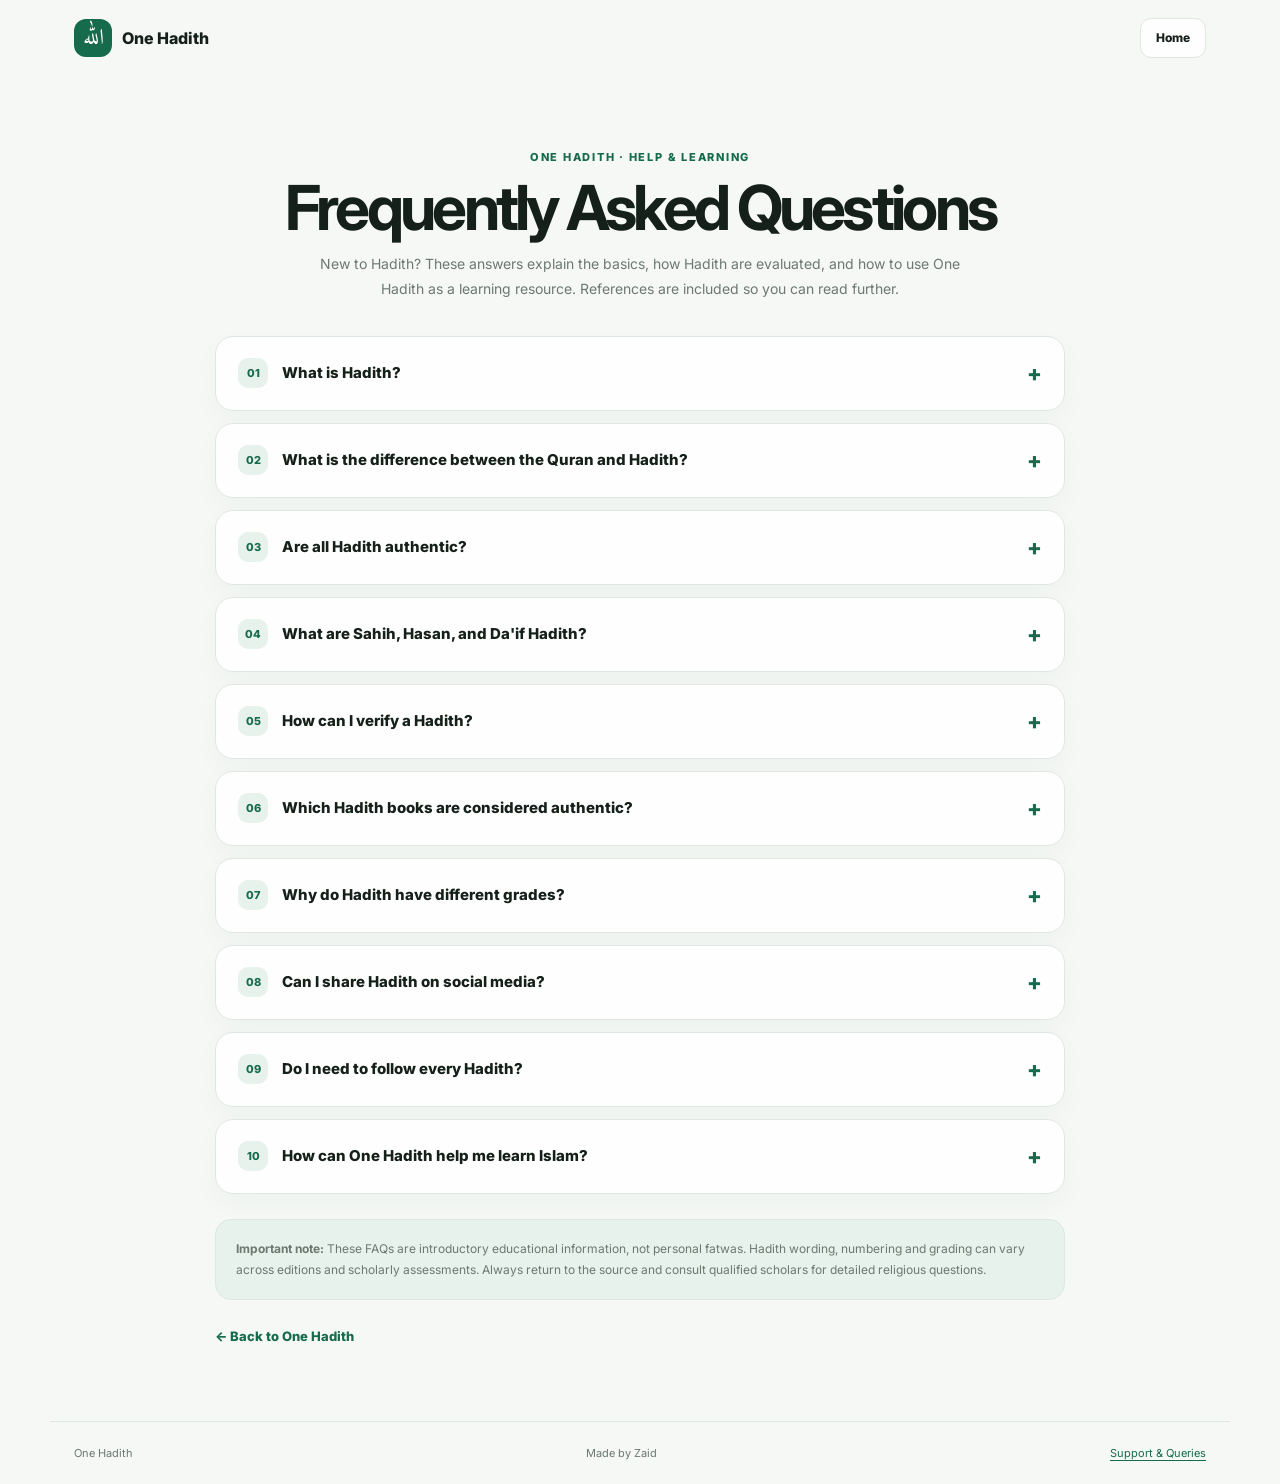
<file: faq.html>
<!doctype html>
<html lang="en">
<head>
<meta charset="utf-8">
<meta name="viewport" content="width=device-width,initial-scale=1">
<meta name="description" content="Clear answers to 10 common questions about Hadith, authenticity, references and learning with One Hadith.">
<title>Frequently Asked Questions — One Hadith</title>
<link rel="preconnect" href="https://fonts.googleapis.com">
<link rel="preconnect" href="https://fonts.gstatic.com" crossorigin>
<link href="https://fonts.googleapis.com/css2?family=Amiri:wght@400;700&family=Inter:wght@400;600;700;800&display=swap" rel="stylesheet">
<link rel="stylesheet" href="./style.css">
<style>
.faq-main{width:min(100% - 32px,850px);margin:0 auto;padding:54px 0 76px}
.faq-hero{text-align:center;padding:20px 0 34px}
.faq-kicker{color:var(--accent);font-size:11px;font-weight:800;letter-spacing:.16em;text-transform:uppercase}
.faq-hero h1{font-size:clamp(38px,7vw,62px);margin:12px 0}
.faq-hero p{max-width:650px;margin:0 auto;color:var(--muted);line-height:1.8;font-size:14px}
.faq-list{display:grid;gap:12px}
.faq-item{border:1px solid var(--line);border-radius:18px;background:var(--surface);overflow:hidden;box-shadow:0 10px 28px #153b2408}
.faq-item summary{cursor:pointer;list-style:none;padding:20px 22px;display:flex;align-items:center;gap:14px;font-weight:800;font-size:15px;line-height:1.5}
.faq-item summary::-webkit-details-marker{display:none}
.faq-number{flex:0 0 30px;height:30px;border-radius:10px;background:var(--soft);color:var(--accent);display:grid;place-items:center;font-size:11px}
.faq-plus{margin-left:auto;color:var(--accent);font-size:22px;transition:transform .2s}
.faq-item[open] .faq-plus{transform:rotate(45deg)}
.faq-answer{padding:0 22px 22px 66px;color:var(--muted);font-size:14px;line-height:1.85}
.faq-answer p{margin:0 0 12px}
.faq-answer p:last-child{margin-bottom:0}
.faq-answer strong{color:var(--text)}
.faq-answer a{color:var(--accent);font-weight:700;text-decoration:underline;text-underline-offset:3px}
.faq-note{margin-top:25px;padding:18px 20px;border:1px solid var(--line);border-radius:16px;background:var(--soft);color:var(--muted);font-size:12px;line-height:1.8}
.faq-back{display:inline-flex;margin-top:28px;color:var(--accent);font-size:13px;font-weight:800;text-decoration:none}
/* Keep FAQ typography and links consistent with the site's green theme */
.faq-main,.faq-main *{color:inherit}
.faq-kicker,.faq-number,.faq-plus,.faq-back{color:var(--accent)}
.faq-hero p,.faq-answer,.faq-note{color:var(--muted)}
.faq-item summary{color:var(--text)}
.faq-answer strong{color:var(--text)}
.faq-answer a,footer a{color:var(--accent)!important;text-decoration-color:var(--accent);text-underline-offset:3px}
.faq-answer a:hover,footer a:hover{opacity:.78}
header .brand,header .nav-link{color:var(--text)!important}
@media(max-width:600px){.faq-main{padding:34px 0 55px}.faq-item summary{padding:17px 15px;font-size:13px;gap:10px}.faq-answer{padding:0 16px 18px 55px;font-size:13px}.faq-number{flex-basis:27px;height:27px}}
</style>
</head>
<body>
<header>
  <a class="brand" href="./"><span>ﷲ</span> One Hadith</a>
  <nav><a class="nav-link" href="./">Home</a></nav>
</header>
<main class="faq-main">
  <section class="faq-hero">
    <div class="faq-kicker">One Hadith · Help & Learning</div>
    <h1>Frequently Asked <em>Questions</em></h1>
    <p>New to Hadith? These answers explain the basics, how Hadith are evaluated, and how to use One Hadith as a learning resource. References are included so you can read further.</p>
  </section>
  <section class="faq-list" aria-label="Frequently asked questions">
    <details class="faq-item">
      <summary><span class="faq-number">01</span> What is Hadith?<span class="faq-plus">+</span></summary>
      <div class="faq-answer">
        <p>A <strong>Hadith</strong> is a transmitted report about something the Prophet Muhammad ﷺ said, did, or approved. Hadith reports help Muslims learn about the Prophet’s guidance and practice.</p>
        <p>A report commonly has two main parts: the <em>isnad</em> (the chain of narrators) and the <em>matn</em> (the report’s text). Hadith scholars examine both.</p>
        <p>Further reading: <a href="https://www.islam.org.uk/hadith/introduction/" target="_blank" rel="noopener">Introduction to Hadith</a>.</p>
      </div>
    </details>
    <details class="faq-item">
      <summary><span class="faq-number">02</span> What is the difference between the Quran and Hadith?<span class="faq-plus">+</span></summary>
      <div class="faq-answer">
        <p>The <strong>Quran</strong> is the revealed Book of Allah and is recited as Quran in worship. <strong>Hadith</strong> are transmitted reports about the Prophet’s words, actions, and approvals. They are not the same type of text and a Hadith is not part of the Quran.</p>
        <p>The Quran also describes the Prophet’s role in explaining the revelation (Surah An-Nahl 16:44). Muslims use the Quran and the established Sunnah together, while checking the authenticity and meaning of individual reports.</p>
        <p>References: <a href="https://quran.com/16/44" target="_blank" rel="noopener">Quran 16:44</a> · <a href="https://www.islam.museum/en/questions/what-is-difference-quran-hadith/" target="_blank" rel="noopener">Quran and Hadith: the difference</a>.</p>
      </div>
    </details>
    <details class="faq-item">
      <summary><span class="faq-number">03</span> Are all Hadith authentic?<span class="faq-plus">+</span></summary>
      <div class="faq-answer">
        <p><strong>No.</strong> Hadith reports have different levels of reliability. Some are graded Sahih (sound), some Hasan (good), and some Da'if (weak). Reports may also be judged fabricated (Mawdu').</p>
        <p>A report should not be treated as authentic just because it is popular, appears in a social-media post, or is shared with a reference. Its wording, source, chain and scholarly grading matter.</p>
        <p>Further reading: <a href="https://islamqa.info/en/answers/140158" target="_blank" rel="noopener">How scholars distinguish sound and weak Hadith</a>.</p>
      </div>
    </details>
    <details class="faq-item">
      <summary><span class="faq-number">04</span> What are Sahih, Hasan, and Da'if Hadith?<span class="faq-plus">+</span></summary>
      <div class="faq-answer">
        <p><strong>Sahih:</strong> a sound report that meets the established conditions of authenticity, including a connected chain and reliable, precise narrators, without a stronger conflicting report or a hidden defect.</p>
        <p><strong>Hasan:</strong> a good/acceptable report. Its narrators meet the relevant reliability conditions, though the precision of one or more narrators is generally below the level required for Sahih.</p>
        <p><strong>Da'if:</strong> a weak report that does not meet one or more conditions required for acceptance. The reason and degree of weakness can vary. These are brief introductory definitions; Hadith grading has further technical detail.</p>
        <p>Further reading: <a href="https://islamqa.info/en/answers/140158" target="_blank" rel="noopener">Guidelines for grading Hadith</a>.</p>
      </div>
    </details>
    <details class="faq-item">
      <summary><span class="faq-number">05</span> How can I verify a Hadith?<span class="faq-plus">+</span></summary>
      <div class="faq-answer">
        <p>Start by finding the <strong>exact wording</strong>, the original collection and reference number. Then check the chain of narrators (isnad), the text (matn), other versions of the report, and the grading given by qualified Hadith scholars.</p>
        <p>Translations and numbering can differ between editions and websites. A search result or a website label alone is not a substitute for scholarly evaluation. If the grading is unclear or scholars differ, ask a qualified teacher or scholar rather than deciding from a short quote.</p>
        <p>Further reading: <a href="https://islamqa.info/en/answers/140158" target="_blank" rel="noopener">The stages of Hadith verification</a>.</p>
      </div>
    </details>
    <details class="faq-item">
      <summary><span class="faq-number">06</span> Which Hadith books are considered authentic?<span class="faq-plus">+</span></summary>
      <div class="faq-answer">
        <p>Among the most well-known Sunni Hadith collections are the six books commonly called <strong>al-Kutub al-Sittah</strong>: Sahih al-Bukhari, Sahih Muslim, Sunan Abi Dawud, Jami' al-Tirmidhi, Sunan al-Nasa'i, and Sunan Ibn Majah.</p>
        <p><strong>Sahih al-Bukhari and Sahih Muslim</strong> are widely regarded by the majority of Sunni scholars as the most authentic Hadith collections. This does not mean that every report in every other collection has the same grade; individual narrations still need to be assessed.</p>
        <p>Further reading: <a href="https://sunnah.com/bukhari/about" target="_blank" rel="noopener">About Sahih al-Bukhari</a> · <a href="https://sunnah.com/muslim/about" target="_blank" rel="noopener">About Sahih Muslim</a> · <a href="https://www.islam.museum/en/concept/kutub-al-sitta/" target="_blank" rel="noopener">The Six Books</a>.</p>
      </div>
    </details>
    <details class="faq-item">
      <summary><span class="faq-number">07</span> Why do Hadith have different grades?<span class="faq-plus">+</span></summary>
      <div class="faq-answer">
        <p>Hadith are graded because reports differ in their chains, narrators and supporting evidence. Scholars study whether narrators were trustworthy and accurate, whether the chain is connected, and whether the report has contradictions or hidden defects.</p>
        <p>Different routes of transmission and the evidence available to a scholar can sometimes lead to different scholarly assessments. A grade is a result of specialist evaluation, not a rating of how inspiring or popular a saying sounds.</p>
        <p>Further reading: <a href="https://islamqa.info/en/answers/140158" target="_blank" rel="noopener">How Hadith are evaluated</a>.</p>
      </div>
    </details>
    <details class="faq-item">
      <summary><span class="faq-number">08</span> Can I share Hadith on social media?<span class="faq-plus">+</span></summary>
      <div class="faq-answer">
        <p>Yes, but share responsibly. Check the exact wording, source, reference and grading first. Keep the context with the quote and do not attribute a saying to the Prophet ﷺ when you cannot verify that attribution.</p>
        <p>If you are unsure about its authenticity or meaning, pause and ask someone qualified instead of forwarding it as fact. A reference number is helpful, but it should lead to the actual report and its scholarly assessment.</p>
        <p>Further reading: <a href="https://islamqa.info/en/answers/140158" target="_blank" rel="noopener">Guidelines for checking a Hadith</a>.</p>
      </div>
    </details>
    <details class="faq-item">
      <summary><span class="faq-number">09</span> Do I need to follow every Hadith?<span class="faq-plus">+</span></summary>
      <div class="faq-answer">
        <p>Muslims are called to follow the guidance of the Prophet ﷺ, but applying an individual Hadith requires understanding its authenticity, wording, context and intended ruling. Not every authentic report is phrased as an obligation; some describe recommended actions, permissions, events or particular circumstances.</p>
        <p>Scholars consider the Quran, other relevant Hadith, the Arabic wording and established principles of Islamic jurisprudence when explaining how a report applies. For a personal religious ruling, consult a qualified scholar rather than relying on an isolated translation.</p>
        <p>Quran reference: <a href="https://quran.com/16/44" target="_blank" rel="noopener">Surah An-Nahl 16:44</a>.</p>
      </div>
    </details>
    <details class="faq-item">
      <summary><span class="faq-number">10</span> How can One Hadith help me learn Islam?<span class="faq-plus">+</span></summary>
      <div class="faq-answer">
        <p>One Hadith is designed to make reading and reflecting on Hadith simple. You can read one Hadith at a time, view its available source details and references, and use the English and Bangla text and learning sections to help understand its message.</p>
        <p>When signed in, you can also save Hadith to your Favorite List or Read Later list. The explanations and real-life examples on the website are educational aids; they are not a replacement for the original source, a qualified teacher, or a scholar’s guidance.</p>
      </div>
    </details>
  </section>
  <div class="faq-note"><strong>Important note:</strong> These FAQs are introductory educational information, not personal fatwas. Hadith wording, numbering and grading can vary across editions and scholarly assessments. Always return to the source and consult qualified scholars for detailed religious questions.</div>
  <a class="faq-back" href="./">← Back to One Hadith</a>
</main>
<footer><span>One Hadith</span><span>Made by Zaid</span><span><a href="mailto:zaidhostinglogin208@gmail.com">Support & Queries</a></span></footer>
</body>
</html>
</file>
<file: style.css>
:root{--bg:#f5f8f5;--surface:#ffffffdd;--text:#142019;--muted:#6d7871;--line:#dfe7e1;--accent:#176b4d;--soft:#e8f2ec;--gold:#8b7538;--shadow:0 28px 80px #16412d18}*{box-sizing:border-box}body{margin:0;background:var(--bg);color:var(--text);font-family:Inter,Arial,sans-serif;min-height:100vh}body.dark{--bg:#0b120e;--surface:#131d17ee;--text:#eef5f0;--muted:#a6b1aa;--line:#29362f;--accent:#63b994;--soft:#182920;--gold:#d5bf75;--shadow:0 28px 80px #0005}header{height:76px;max-width:1180px;margin:auto;padding:0 24px;display:flex;justify-content:space-between;align-items:center}.brand{color:var(--text);text-decoration:none;font-weight:800;display:flex;gap:10px;align-items:center}.brand span{width:38px;height:38px;border-radius:12px;background:var(--accent);color:#fff;display:grid;place-items:center;font:22px Amiri,serif}nav{display:flex;gap:7px}button{font:inherit;cursor:pointer}nav button{border:1px solid var(--line);background:var(--surface);color:var(--text);border-radius:10px;padding:8px 11px;font-size:12px;font-weight:800}nav button:first-child{border-radius:50%;width:38px;height:38px;padding:0}.lang.active{background:var(--soft);color:var(--accent);border-color:transparent}main{width:min(100% - 32px,980px);margin:auto}.hero{text-align:center;padding:70px 0 48px}.bismillah{font:23px Amiri,serif;color:var(--accent);margin-bottom:18px}.eyebrow{text-transform:uppercase;letter-spacing:.16em;font-size:11px;color:var(--muted);font-weight:800;margin-bottom:17px}h1{font-size:clamp(43px,7vw,78px);line-height:1.02;letter-spacing:-.06em;margin:0}h1 em{font-style:normal;color:var(--accent)}.hero p{max-width:590px;margin:22px auto 29px;color:var(--muted);line-height:1.75}.primary{border:0;background:var(--accent);color:#fff;border-radius:16px;padding:17px 21px;display:inline-flex;gap:14px;align-items:center;font-weight:800;box-shadow:0 15px 35px #176b4d38}.reader{display:none}.reader.show{display:block;animation:up .45s ease}@keyframes up{from{opacity:0;transform:translateY(14px)}to{opacity:1;transform:none}}.card{background:var(--surface);border:1px solid var(--line);border-radius:28px;padding:clamp(22px,5vw,44px);box-shadow:var(--shadow);backdrop-filter:blur(15px)}.head{display:flex;justify-content:space-between;align-items:center}.tag,.grade{display:inline-block;border-radius:999px;padding:7px 11px;margin-right:6px;font-size:10px;font-weight:800}.tag{background:var(--soft);color:var(--accent)}.grade{background:#f1eddf;color:var(--gold)}.save{width:40px;height:40px;border-radius:50%;border:1px solid var(--line);background:transparent;color:var(--text);font-size:24px}.save.saved{background:var(--soft);color:var(--accent)}.arabic{font:clamp(30px,5vw,47px)/1.95 Amiri,serif;text-align:right;padding:42px 0 30px}.block{border-top:1px solid var(--line);padding:25px 0 3px}.block label{display:block;text-transform:uppercase;letter-spacing:.15em;font-size:10px;font-weight:800;color:var(--accent);margin-bottom:10px}.block p{margin:0;font-size:17px;line-height:1.85}.bangla p{font-family:"Noto Sans Bengali",sans-serif}.reference{display:flex;align-items:flex-start;justify-content:space-between;border-top:1px solid var(--line);margin-top:28px;padding-top:20px}.reference small{display:block;color:var(--muted);font-size:10px;margin-bottom:5px}.reference strong{font-size:13px}.reference button{border:1px solid var(--line);background:transparent;color:var(--text);border-radius:10px;padding:9px 14px;font-weight:700}.another{display:flex;gap:9px;margin:21px auto;border:0;border-radius:14px;background:var(--soft);color:var(--accent);padding:14px 20px;font-weight:800}.notice{text-align:center;color:var(--muted);font-size:11px;line-height:1.6;max-width:700px;margin:0 auto 35px}.features{display:grid;grid-template-columns:repeat(3,1fr);gap:14px;padding:25px 0 70px}.features>div{background:var(--surface);border:1px solid var(--line);border-radius:20px;padding:24px}.features i{font-style:normal;font-size:10px;font-weight:800;color:var(--accent)}.features h3{font-size:17px;margin:10px 0 7px}.features p{font-size:13px;line-height:1.65;color:var(--muted);margin:0}footer{max-width:1180px;margin:auto;border-top:1px solid var(--line);padding:24px;color:var(--muted);font-size:11px;display:flex;justify-content:space-between}.meta{display:grid;grid-template-columns:1fr 1.5fr 1fr;gap:14px;margin:0 0 24px;padding:16px;border:1px solid var(--line);border-radius:14px}.meta small,.related small{display:block;opacity:.65;margin-bottom:5px}.meta strong{display:block;font-size:.92rem;line-height:1.45}.understanding{margin-top:22px;padding:20px;border-radius:16px;background:var(--soft)}.understanding h3{margin:0 0 10px;font-size:1rem}.understanding p{margin:0;line-height:1.8}.source{display:flex;justify-content:space-between;gap:16px;margin-top:16px;font-size:.9rem}.source a{color:inherit;font-weight:700}.related{margin-top:18px;padding-top:18px;border-top:1px solid var(--line)}.related p{margin:7px 0 0;line-height:1.6}@media(max-width:700px){header{padding:0 15px}.hero{padding:55px 0 40px}.features{grid-template-columns:1fr}.arabic{font-size:32px}.meta{grid-template-columns:1fr}.source{flex-direction:column}footer{padding:20px 15px}}
.nav-link{border:1px solid var(--line);background:var(--surface);color:var(--text);border-radius:10px;padding:8px 11px;font-size:12px;font-weight:800;text-decoration:none;display:inline-flex;align-items:center;justify-content:center}.auth-main{min-height:calc(100vh - 76px);display:grid;place-items:center;padding:35px 0 70px}.auth-card{width:min(100%,520px);background:var(--surface);border:1px solid var(--line);border-radius:28px;padding:clamp(24px,6vw,44px);box-shadow:var(--shadow)}.auth-card h1{font-size:clamp(34px,7vw,54px);margin:8px 0 10px}.auth-muted{color:var(--muted);line-height:1.7}.auth-form{display:grid;gap:16px;margin-top:25px}.auth-form label{display:grid;gap:8px;font-size:12px;font-weight:800;color:var(--muted)}.auth-form input{width:100%;border:1px solid var(--line);background:var(--bg);color:var(--text);border-radius:12px;padding:13px 14px;font:inherit;outline:none}.auth-form input:focus{border-color:var(--accent)}.auth-submit{width:100%;justify-content:center}.text-button{border:0;background:none;color:var(--accent);font-weight:800;margin-top:16px;padding:8px 0;cursor:pointer}.auth-message{min-height:24px;margin:14px 0 0;line-height:1.5;font-size:13px}.auth-message.error{color:#b42318}.auth-message.ok{color:var(--accent)}.auth-switch{margin:22px 0 0;color:var(--muted);font-size:13px}.auth-switch a{color:var(--accent);font-weight:800}.admin-note{margin-top:20px;padding:14px;border-radius:14px;background:var(--soft);color:var(--accent);font-weight:800;font-size:13px}

/* Auth and account page polish */
header nav .nav-link,
header nav button.nav-link{
  width:auto!important;height:auto!important;min-height:40px;padding:9px 15px!important;
  border:1px solid var(--line);border-radius:11px!important;
  background:var(--surface);color:var(--text);font-size:12px;font-weight:800;
  line-height:1.2;text-decoration:none;display:inline-flex;align-items:center;justify-content:center;
}
.auth-main{min-height:calc(100vh - 76px);padding:clamp(24px,5vw,54px) 16px 64px}
.auth-card{width:min(100%,500px);border:1px solid var(--line);border-radius:25px;padding:clamp(24px,5vw,42px);box-shadow:0 22px 65px #174b3017}
.auth-card h1{font-size:clamp(32px,6vw,46px);line-height:1.1;letter-spacing:-.045em;overflow-wrap:anywhere}
.auth-card a:not(.brand),.auth-switch a,.admin-note a,.text-button{color:var(--accent)!important;text-decoration:none}
.auth-card a:not(.brand):hover,.auth-switch a:hover,.admin-note a:hover{text-decoration:underline}
.auth-switch{text-align:center;line-height:1.7}
.auth-form label{display:grid;gap:8px}
.auth-form input{min-height:48px;width:100%;border:1px solid var(--line);border-radius:12px;padding:12px 14px;background:var(--bg);color:var(--text);font:inherit;transition:border-color .18s,box-shadow .18s}
.auth-form input:focus{outline:none;border-color:var(--accent);box-shadow:0 0 0 3px color-mix(in srgb,var(--accent) 15%,transparent)}
.auth-form input:-webkit-autofill,
.auth-form input:-webkit-autofill:hover,
.auth-form input:-webkit-autofill:focus{-webkit-text-fill-color:var(--text);box-shadow:0 0 0 1000px var(--bg) inset;transition:background-color 9999s ease-out}
.auth-submit{min-height:48px;display:flex;align-items:center;justify-content:center;gap:9px}
.text-button{font:inherit;font-size:13px}
.auth-message{overflow-wrap:anywhere}
.admin-note a{color:inherit!important;text-decoration:underline}
@media(max-width:540px){
  header{height:66px;padding:0 15px}
  header nav .nav-link,header nav button.nav-link{min-height:38px;padding:8px 12px!important}
  .auth-main{min-height:calc(100vh - 66px);padding:24px 12px 42px}
  .auth-card{border-radius:20px;padding:24px 20px}
}

/* Post-login featured reading action */
.reading-feature{position:relative;overflow:hidden;margin:26px 0 25px;padding:24px;border:1px solid #cfe1d4;border-radius:21px;background:linear-gradient(145deg,#f0f8f1 0%,#e3f1e7 100%);color:#173c2b}
.reading-feature:after{content:"";position:absolute;width:155px;height:155px;border:1px solid #176b4d18;border-radius:50%;right:-62px;top:-72px;box-shadow:0 0 0 18px #176b4d08,0 0 0 38px #176b4d05;pointer-events:none}
.reading-feature-top{display:flex;align-items:center;gap:9px}
.reading-feature-icon{width:29px;height:29px;display:grid;place-items:center;border-radius:9px;background:#176b4d;color:white;font-size:15px}
.reading-feature-label{font-size:9px;font-weight:800;letter-spacing:.15em;color:#397052}
.reading-feature h2{position:relative;margin:17px 0 8px;font-size:clamp(21px,4vw,27px);line-height:1.2;letter-spacing:-.035em;color:#173c2b}
.reading-feature>p{position:relative;margin:0;color:#526b5b;font-size:13px;line-height:1.7}
.reading-cta{position:relative;z-index:1;display:flex;align-items:center;justify-content:space-between;gap:12px;margin-top:20px;padding:10px 11px 10px 17px;min-height:54px;border-radius:14px;background:#176b4d;color:#fff!important;text-decoration:none!important;font-size:14px;font-weight:800;box-shadow:0 8px 18px #176b4d26;transition:transform .18s,box-shadow .18s}
.reading-cta:hover{transform:translateY(-2px);box-shadow:0 12px 23px #176b4d30}
.reading-cta-circle{width:34px;height:34px;display:grid;place-items:center;border-radius:10px;background:#ffffff25;font-size:20px}
.reading-feature-foot{display:flex;justify-content:space-between;margin-top:14px;color:#698273;font-size:10px;font-weight:700}
body.dark .reading-feature{background:linear-gradient(145deg,#172d21,#1b3828);border-color:#315640;color:#eaf5ed}
body.dark .reading-feature h2{color:#eaf5ed}
body.dark .reading-feature>p{color:#b4c9bb}
body.dark .reading-feature-label,body.dark .reading-feature-foot{color:#a7c5b1}
@media(max-width:540px){.reading-feature{margin:22px 0;padding:21px 18px;border-radius:19px}.reading-cta{min-height:56px}.reading-feature h2{font-size:23px}}


/* Member navigation */
.account-nav{position:relative;display:flex;align-items:center}
.account-menu{position:relative}
.hamburger-btn{width:44px;height:44px;border:1px solid var(--line);border-radius:13px;background:var(--surface);display:flex;flex-direction:column;justify-content:center;align-items:center;gap:5px;padding:0}
.hamburger-btn span{width:18px;height:2px;border-radius:2px;background:var(--text);display:block}
.account-dropdown{position:absolute;z-index:30;right:0;top:calc(100% + 10px);width:205px;padding:8px;border:1px solid var(--line);border-radius:16px;background:var(--surface);box-shadow:0 18px 45px #10291b22;backdrop-filter:blur(18px)}
.account-dropdown[hidden]{display:none}
.account-dropdown a,.account-dropdown button{display:flex;width:100%;padding:12px 13px;border:0;border-radius:10px;background:transparent;color:var(--text)!important;text-decoration:none!important;text-align:left;font:700 13px Inter,Arial,sans-serif}
.account-dropdown a:hover,.account-dropdown button:hover{background:var(--soft)}
.account-dropdown button{color:#a33b35!important;border-top:1px solid var(--line);margin-top:4px}
.reader-actions{display:flex;align-items:center;gap:9px}
.read-later{min-height:40px;padding:8px 13px;border:1px solid var(--line);border-radius:999px;background:transparent;color:var(--text);font-size:12px;font-weight:800}
.read-later.saved{background:var(--soft);border-color:transparent;color:var(--accent)}
.length-filter{display:flex;align-items:center;justify-content:center;gap:12px;margin:18px auto 0;padding:12px 15px;width:min(100%,420px);border:1px solid var(--line);border-radius:15px;background:var(--surface)}
.length-filter[hidden]{display:none}
.length-filter label{font-size:12px;color:var(--muted);font-weight:800}
.length-filter select,.profile-settings select{min-height:42px;max-width:100%;border:1px solid var(--line);border-radius:10px;padding:9px 12px;background:var(--bg);color:var(--text);font:600 12px Inter,Arial,sans-serif}
.account-main{width:min(100% - 32px,820px);margin:0 auto;padding:38px 0 75px}
.account-welcome{padding:10px 3px 25px}
.account-welcome h1{font-size:clamp(32px,6vw,49px);letter-spacing:-.05em}
.account-welcome p{color:var(--muted);line-height:1.7;font-size:14px}
.account-panel{margin:0 0 18px;padding:clamp(20px,4vw,30px);border:1px solid var(--line);border-radius:22px;background:var(--surface);box-shadow:0 14px 38px #153b2410;scroll-margin-top:20px}
.account-section-heading{display:flex;align-items:center;gap:13px;margin-bottom:18px}
.account-section-heading h2{margin:0;font-size:19px;letter-spacing:-.025em}
.account-section-heading p{margin:5px 0 0;color:var(--muted);font-size:12px;line-height:1.5}
.section-symbol{width:42px;height:42px;flex:0 0 42px;display:grid;place-items:center;border-radius:13px;background:var(--soft);color:var(--accent);font-size:20px}
.favorite-symbol{color:#c24d61}
.profile-settings{margin-top:0}
.profile-settings .name-fields{display:grid;grid-template-columns:1fr 1fr;gap:13px}
.profile-settings select{width:100%;font-size:14px}
.saved-list{display:grid;gap:11px}
.saved-item{display:flex;align-items:center;justify-content:space-between;gap:15px;padding:15px;border:1px solid var(--line);border-radius:15px;background:var(--bg)}
.saved-item-copy{min-width:0}
.saved-item-copy strong{display:block;font-size:13px}
.saved-item-copy p{margin:7px 0;color:var(--muted);font-size:12px;line-height:1.6}
.saved-item-copy small{color:var(--muted);font-size:10px}
.saved-item-actions{display:flex;flex:0 0 auto;align-items:center;gap:7px}
.saved-read,.saved-remove{border:1px solid var(--line);border-radius:10px;padding:9px 11px;background:var(--surface);font-size:11px;font-weight:800;text-decoration:none;color:var(--accent)!important}
.saved-remove{color:var(--muted)!important;cursor:pointer}
.saved-remove:disabled{opacity:.5}
.empty-list{margin:0;padding:18px;border:1px dashed var(--line);border-radius:14px;color:var(--muted);font-size:13px;text-align:center}
.account-help .reading-cta{margin-top:8px}
@media(max-width:600px){
 .account-main{width:min(100% - 24px,820px);padding:24px 0 50px}
 .length-filter{align-items:stretch;flex-direction:column;gap:7px;text-align:left}
 .length-filter select{width:100%}
 .profile-settings .name-fields{grid-template-columns:1fr}
 .saved-item{align-items:stretch;flex-direction:column}
 .saved-item-actions{justify-content:flex-end}
 .account-panel{border-radius:18px;padding:20px 16px}
}

.reader-actions[hidden]{display:none}

.account-dropdown .menu-filter{padding:10px 12px 12px;border-top:1px solid var(--line);border-bottom:1px solid var(--line);margin:4px 0;display:grid;gap:7px}.account-dropdown .menu-filter label{font-size:11px;font-weight:800;color:var(--muted)}.account-dropdown .menu-filter select{width:100%;min-height:38px;padding:8px 10px;border:1px solid var(--line);border-radius:9px;background:var(--bg);color:var(--text);font:600 12px Inter,Arial,sans-serif}
</file>
